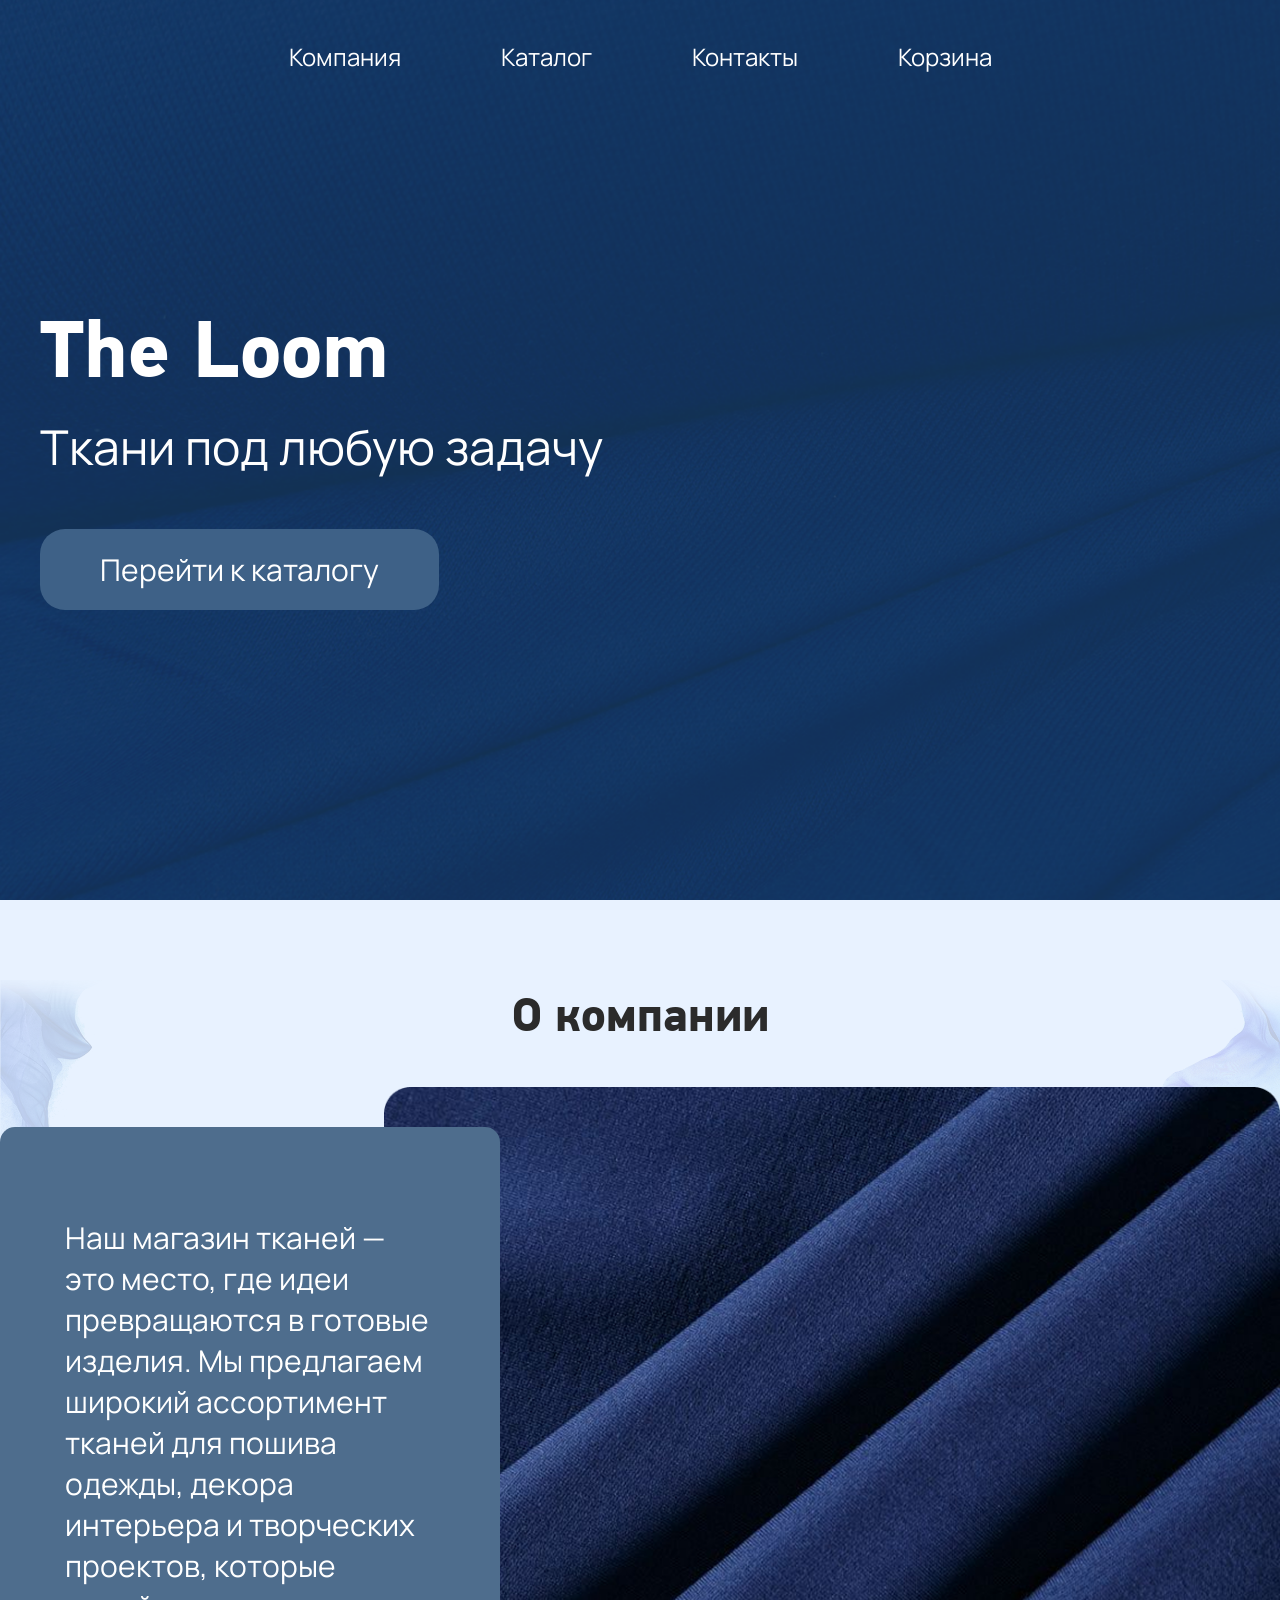
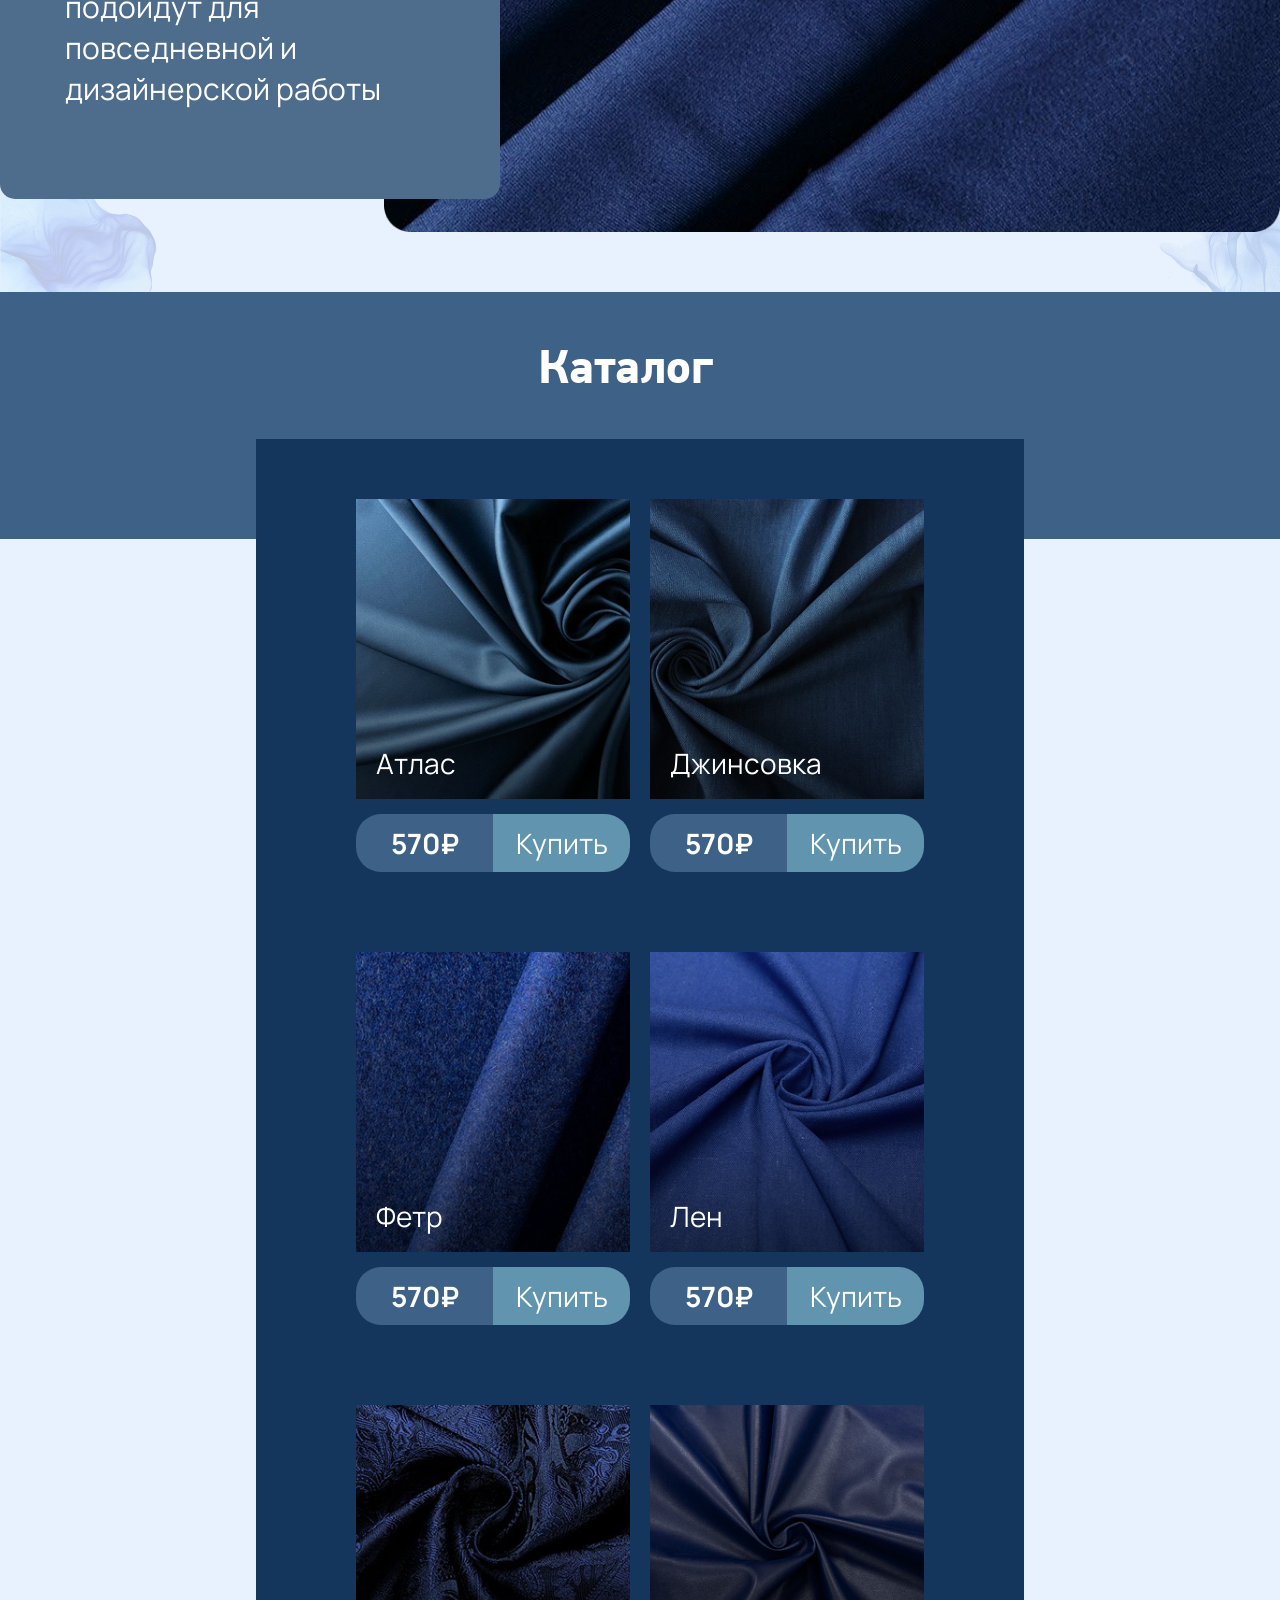
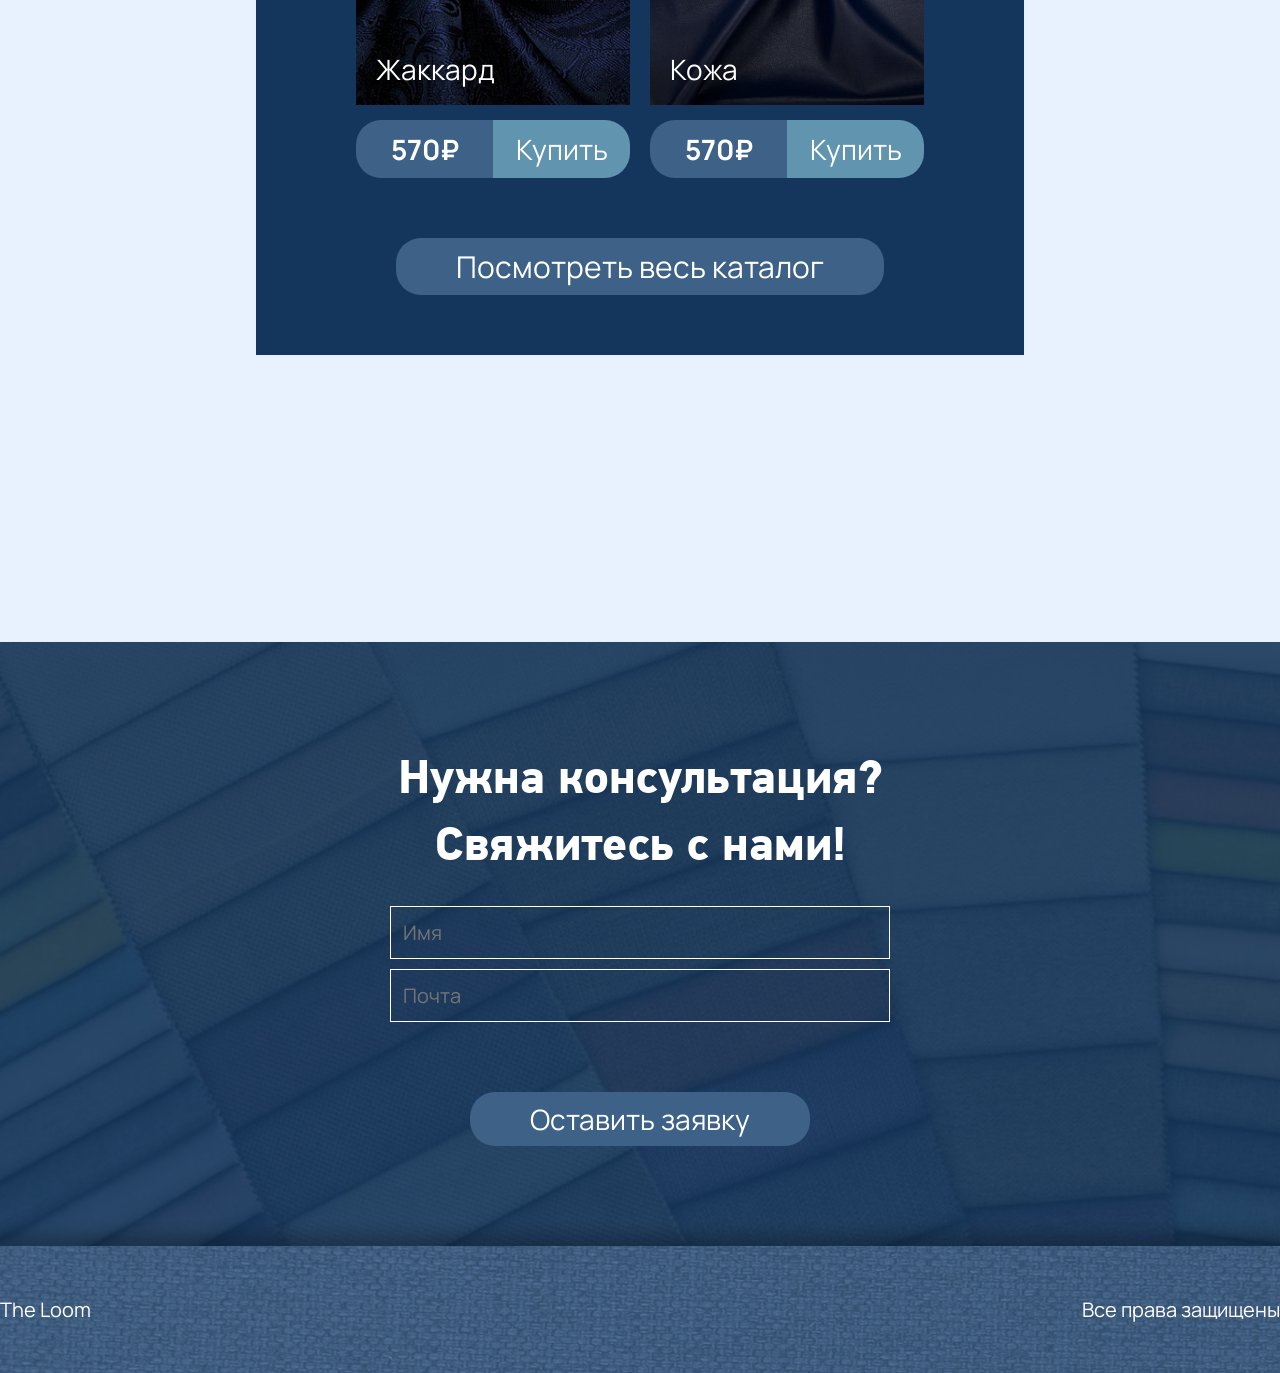
<file: index.html>
<!DOCTYPE html>
<html lang="en">
<head>
    <meta charset="UTF-8">
    <meta name="viewport" content="width=device-width, initial-scale=1.0">
    <title> Главная - The Loom </title>
    <link rel="stylesheet" href="styles/index.css">
</head>
<body>

    <header>
        <nav>
            <a href="#about">Компания</a>
            <a href="catalog.html">Каталог</a>
            <a href="contacts.html">Контакты</a>
            <a href="cart.html">Корзина</a>
        </nav>

        <div class="hero">
            <div class="container">
                <h1>The Loom</h1>
                <p>Ткани под любую задачу</p>
                <a href="#" class="btn">Перейти к каталогу</a>
            </div>
            
        </div>
    </header>

    <section class="about" id="about">
        <img src="images/sketch.png" class="bg-sketch1">
        <img src="images/sketch.png" class="bg-sketch2">

        <div class="container">
            <h2>О компании</h2>
            <div class="about-content">
                <div class="about-box">
                    Наш магазин тканей — это место, где идеи превращаются в готовые изделия. Мы предлагаем широкий ассортимент тканей для пошива одежды, декора интерьера и творческих проектов, которые подойдут для повседневной и дизайнерской работы
                </div>
                <img src="images/about-photo.png" alt="fabric" class="about-img">
            </div>
        </div>
        
    </section>

    <section class="catalog">
        <h2>Каталог</h2>

        <div class="catalog-block">
            <div class="catalog-grid">
                <div class="card">
                    <img src="images/atlas.png">
                    <h3>Атлас</h3>
                    <div class="card-bottom">
                        <div class="price">570₽</div>
                        <div class="buy">Купить</div>
                    </div>
                </div>

                <div class="card">
                    <img src="images/jeans.png">
                    <h3>Джинсовка</h3>
                    <div class="card-bottom">
                        <div class="price">570₽</div>
                        <div class="buy">Купить</div>
                    </div>
                </div>

                <div class="card">
                    <img src="images/fetr.png">
                    <h3>Фетр</h3>
                    <div class="card-bottom">
                        <div class="price">570₽</div>
                        <div class="buy">Купить</div>
                    </div>
                </div>

                <div class="card">
                    <img src="images/len.png">
                    <h3>Лен</h3>
                    <div class="card-bottom">
                        <div class="price">570₽</div>
                        <div class="buy">Купить</div>
                    </div>
                </div>

                <div class="card">
                    <img src="images/jackard.png">
                    <h3>Жаккард</h3>
                    <div class="card-bottom">
                        <div class="price">570₽</div>
                        <div class="buy">Купить</div>
                    </div>
                </div>

                <div class="card">
                    <img src="images/lether.png">
                    <h3>Кожа</h3>
                    <div class="card-bottom">
                        <div class="price">570₽</div>
                        <div class="buy">Купить</div>
                    </div>
                </div>

            </div>
            
            <div class="more">
                <a href="catalog.html" class="catalog-btn">Посмотреть весь каталог</a>
            </div>  

        </div>
    </section>

    
    <section class="contact">
        <div class="container">
            <h2>Нужна консультация?<br>Свяжитесь с нами!</h2>

            <input type="text" placeholder="Имя">
            <input type="email" placeholder="Почта">

            <a href="#" class="contact-btn">Оставить заявку</a>  
        </div>
        
    </section>

    <footer>
        <div class="container">
            <div>The Loom</div>
            <div>Все права защищены</div>
        </div>
    </footer>
    
</body>
</html>
</file>
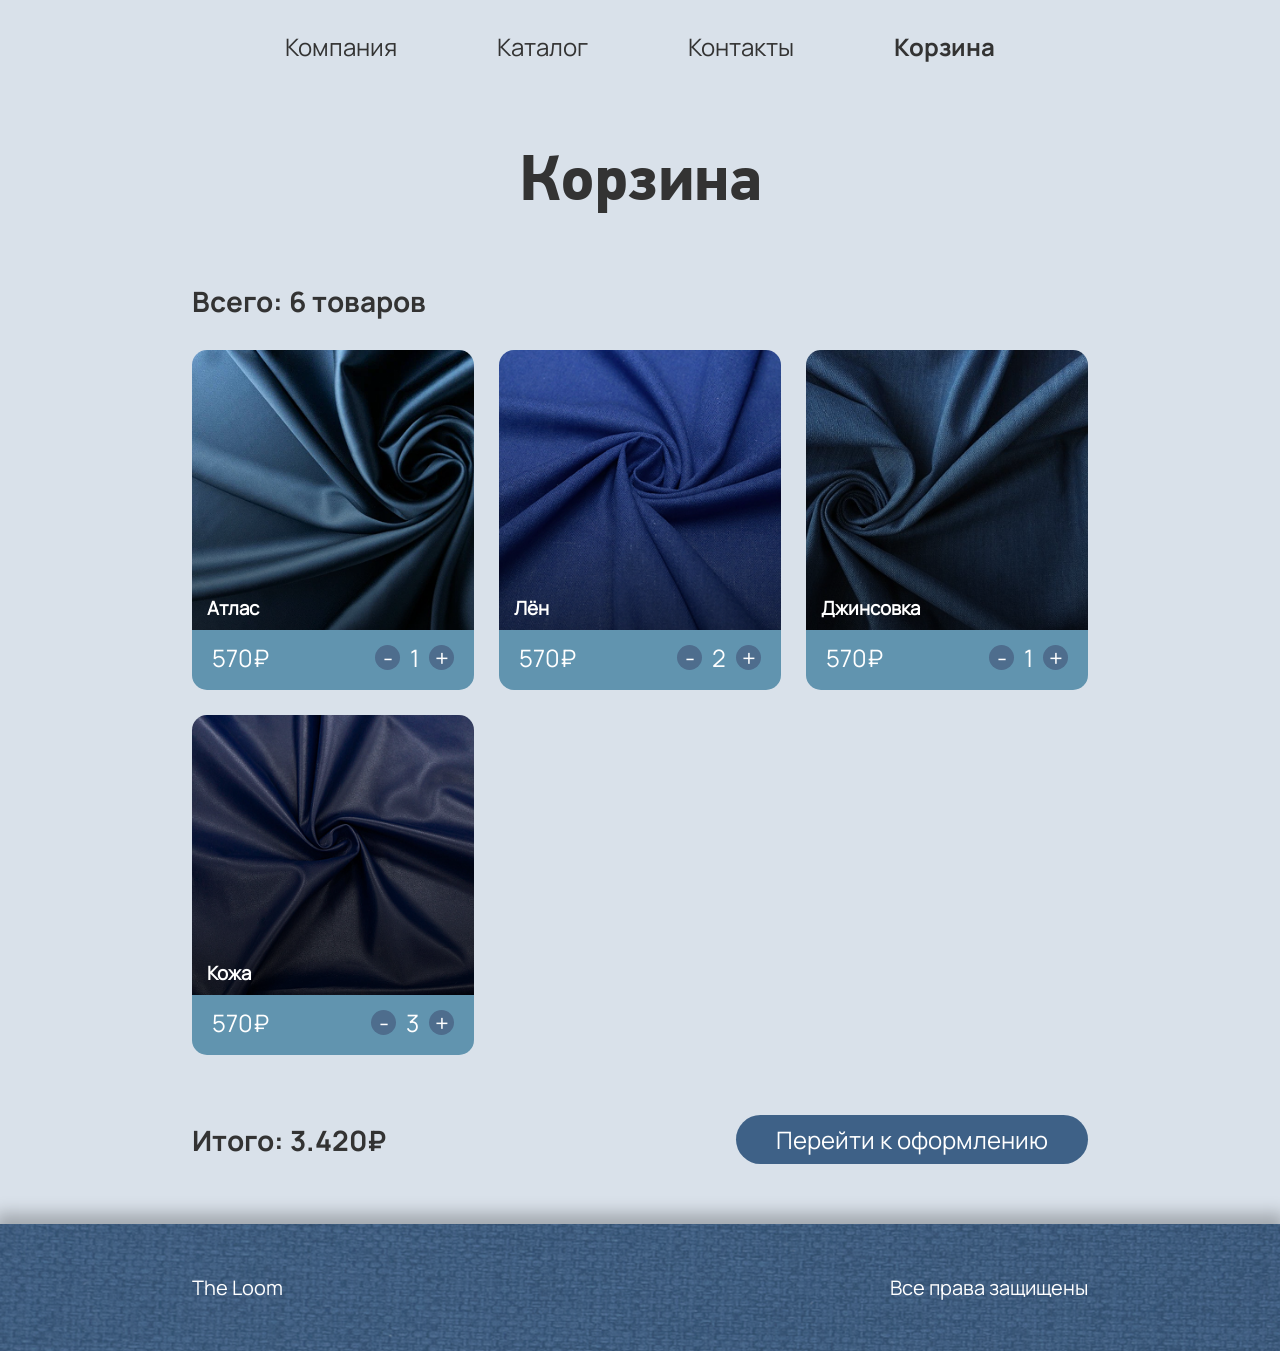
<file: cart.html>
<!DOCTYPE html>
<html lang="ru">
<head>
<meta charset="UTF-8">
<meta name="viewport" content="width=device-width, initial-scale=1.0">
<title>Корзина | The Loom</title>
<link rel="stylesheet" href="styles/cart.css">
</head>

<body>

<header>
    <nav>
        <a href="index.html">Компания</a>
        <a href="catalog.html">Каталог</a>
        <a href="contacts.html">Контакты</a>
        <a href="#" class="active">Корзина</a>
    </nav>
</header>

<div class="title">Корзина</div>

<div class="container">

    <div class="total-items">Всего: 6 товаров</div>

    <div class="grid">

        <div class="card">
            <img src="images/atlas.png">
            <h3>Атлас</h3>
            <div class="bottom">
                <div>570₽</div>
                <div class="controls">
                    <div class="btn">-</div>
                    <div>1</div>
                    <div class="btn">+</div>
                </div>
            </div>
        </div>

        <div class="card">
            <img src="images/len.png">
            <h3>Лён</h3>
            <div class="bottom">
                <div>570₽</div>
                <div class="controls">
                    <div class="btn">-</div>
                    <div>2</div>
                    <div class="btn">+</div>
                </div>
            </div>
        </div>

        <div class="card">
            <img src="images/jeans.png">
            <h3>Джинсовка</h3>
            <div class="bottom">
                <div>570₽</div>
                <div class="controls">
                    <div class="btn">-</div>
                    <div>1</div>
                    <div class="btn">+</div>
                </div>
            </div>
        </div>

        <div class="card">
            <img src="images/lether.png">
            <h3>Кожа</h3>
            <div class="bottom">
                <div>570₽</div>
                <div class="controls">
                    <div class="btn">-</div>
                    <div>3</div>
                    <div class="btn">+</div>
                </div>
            </div>
        </div>

    </div>

    <div class="summary">
        <div class="sum">Итого: 3.420₽</div>
        <a href="#" class="checkout">Перейти к оформлению</a>
    </div>

</div>

<footer>
        <div class="container">
            <div>The Loom</div>
            <div>Все права защищены</div>
        </div>
    </footer>

</body>
</html>
</file>
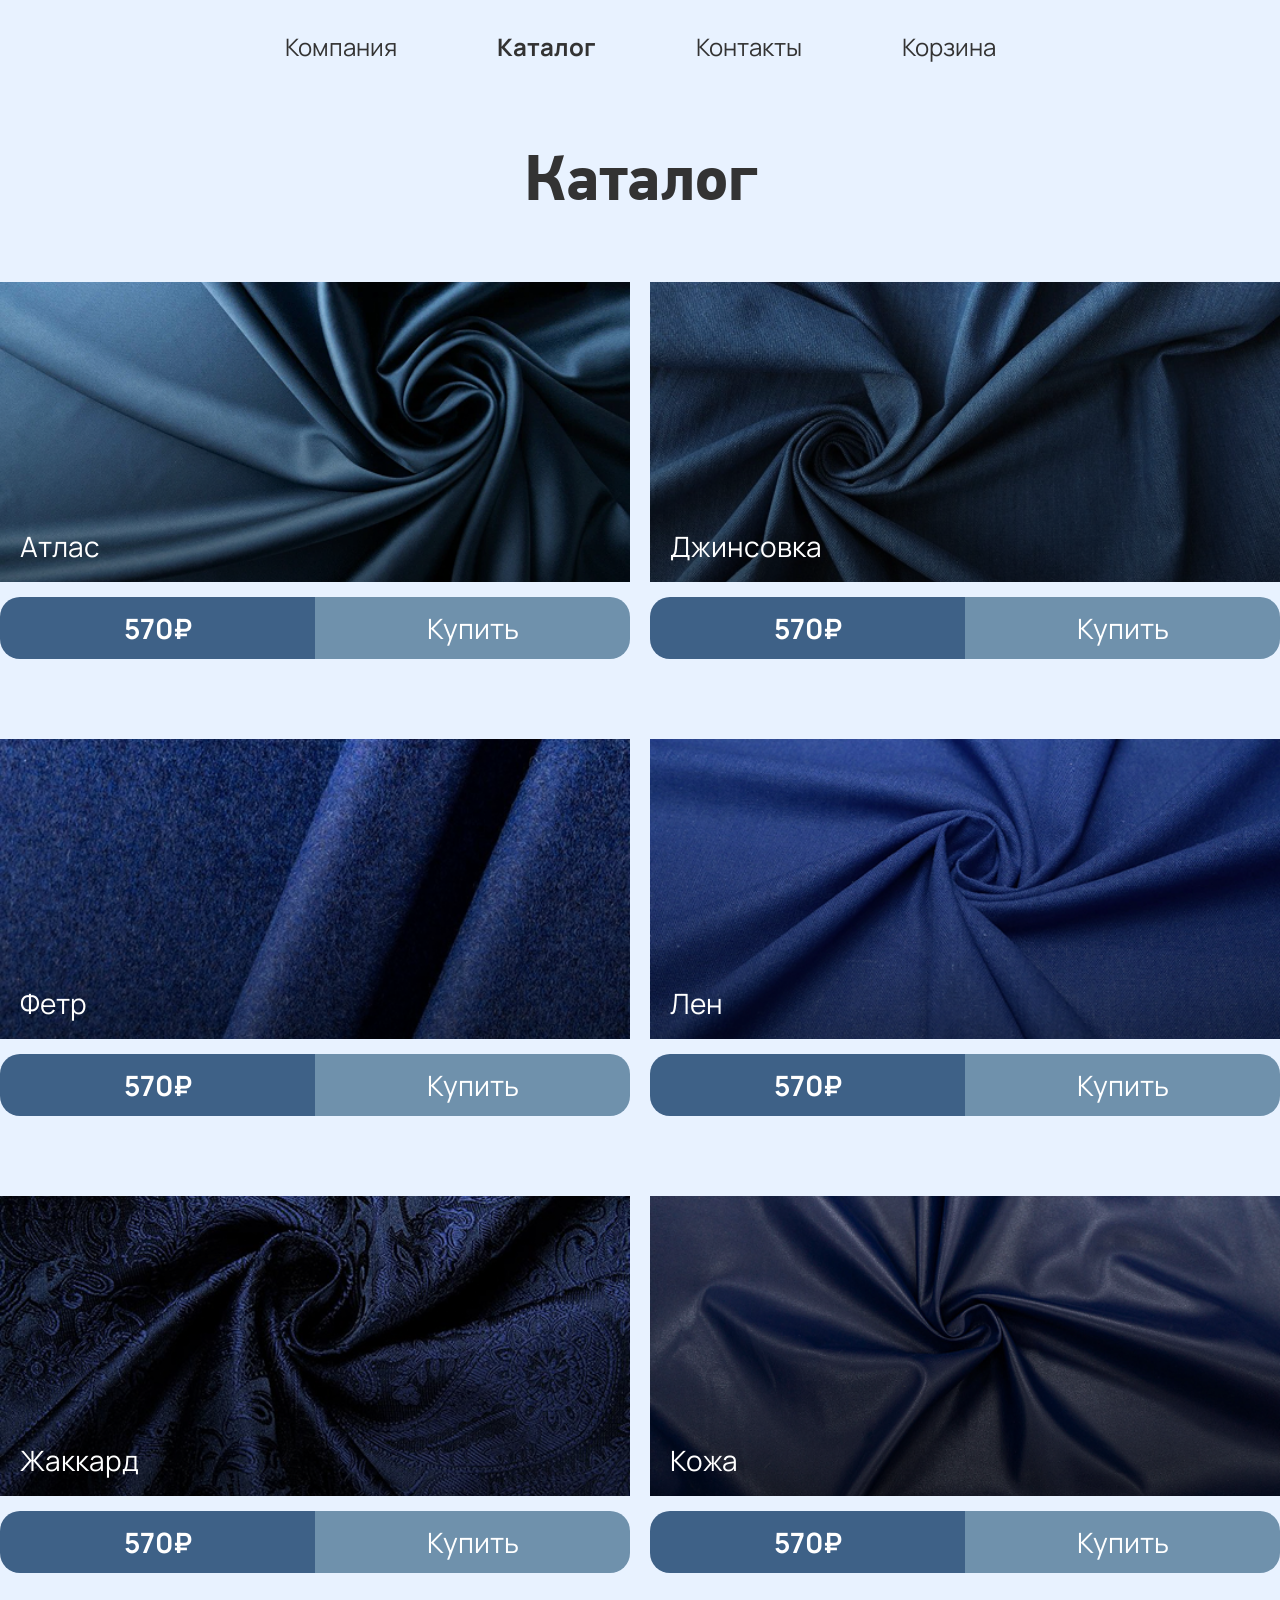
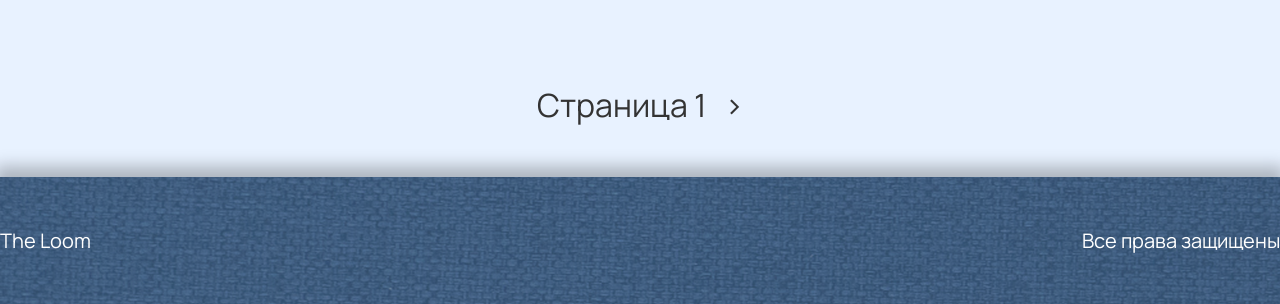
<file: catalog.html>
<!DOCTYPE html>
<html lang="ru">
<head>
<meta charset="UTF-8">
<meta name="viewport" content="width=device-width, initial-scale=1.0">
<title>Каталог | The Loom</title>
<link rel="stylesheet" href="styles/catalog.css">
</head>

<body>

    <header>
        <nav>
            <a href="index.html">Компания</a>
            <a href="#" class="active">Каталог</a>
            <a href="contacts.html">Контакты</a>
            <a href="cart.html">Корзина</a>
        </nav>
    </header>

    <div class="title">Каталог</div>

    <div class="catalog-block container">
        <div class="catalog-grid">
            <div class="card">
                <img src="images/atlas.png">
                <h3>Атлас</h3>
                <div class="card-bottom">
                    <div class="price">570₽</div>
                    <div class="buy">Купить</div>
                </div>
            </div>

            <div class="card">
                <img src="images/jeans.png">
                <h3>Джинсовка</h3>
                <div class="card-bottom">
                    <div class="price">570₽</div>
                    <div class="buy">Купить</div>
                </div>
            </div>

            <div class="card">
                <img src="images/fetr.png">
                <h3>Фетр</h3>
                <div class="card-bottom">
                    <div class="price">570₽</div>
                    <div class="buy">Купить</div>
                </div>
            </div>

            <div class="card">
                <img src="images/len.png">
                <h3>Лен</h3>
                <div class="card-bottom">
                    <div class="price">570₽</div>
                    <div class="buy">Купить</div>
                </div>
            </div>

            <div class="card">
                <img src="images/jackard.png">
                <h3>Жаккард</h3>
                <div class="card-bottom">
                    <div class="price">570₽</div>
                    <div class="buy">Купить</div>
                </div>
            </div>

            <div class="card">
                <img src="images/lether.png">
                <h3>Кожа</h3>
                <div class="card-bottom">
                    <div class="price">570₽</div>
                    <div class="buy">Купить</div>
                </div>
            </div>

        </div>
    </div>

    <div class="pagination">
        Страница 1 &nbsp; >
    </div>

    <footer>
        <div class="container">
            <div>The Loom</div>
            <div>Все права защищены</div>
        </div>
    </footer>

</body>
</html>
</file>
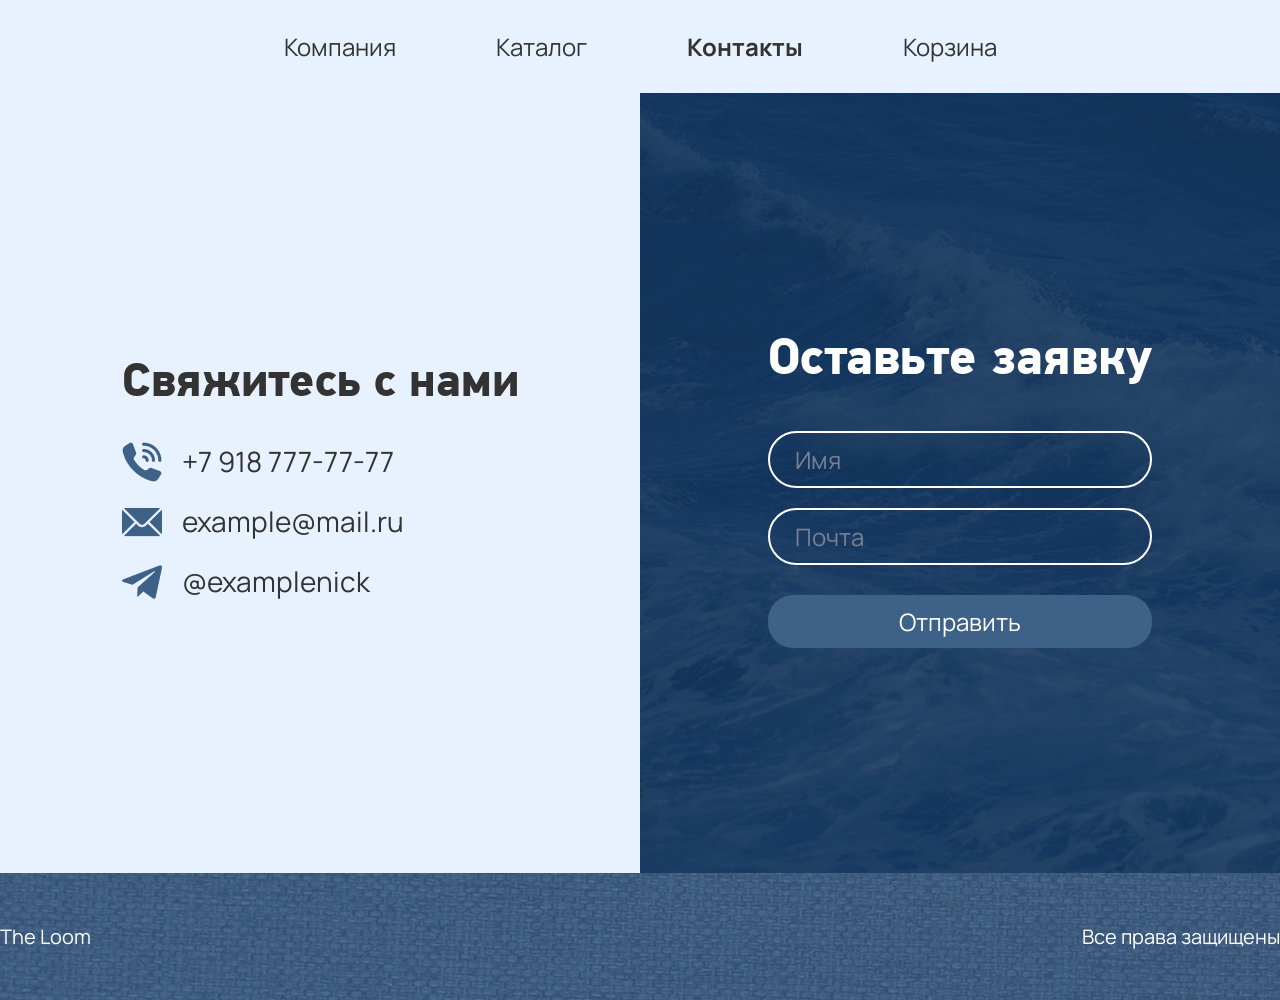
<file: contacts.html>
<!DOCTYPE html>
<html lang="ru">
<head>
<meta charset="UTF-8">
<meta name="viewport" content="width=device-width, initial-scale=1.0">
<title>Контакты | The Loom</title>
<link rel="stylesheet" href="styles/contacts.css">

</head>

<body>

<header>
    <nav>
        <a href="index.html">Компания</a>
        <a href="catalog.html">Каталог</a>
        <a href="#" class="active">Контакты</a>
        <a href="cart.html">Корзина</a>
    </nav>
</header>

<div class="wrapper">

    <div class="left">
        <div class="contacts">
            <h2>Свяжитесь с нами</h2>
            <p><img src="images/telephone.png" alt=""> +7 918 777-77-77</p>
            <p><img src="images/email.png" alt=""> example@mail.ru</p>
            <p><img src="images/telegram.png" alt=""> @examplenick</p>
        </div>
    </div>

    <div class="right">
        <div class="form-box">
            <h2>Оставьте заявку</h2>
            <input type="text" placeholder="Имя">
            <input type="email" placeholder="Почта">
            <button>Отправить</button>
        </div>
    </div>

</div>

<footer>
        <div class="container">
            <div>The Loom</div>
            <div>Все права защищены</div>
        </div>
    </footer>

</body>
</html>
</file>
<file: styles/index.css>
@font-face {
    font-family: Manrope-regular;
    src: url(fonts/Manrope-Regular.ttf);
}

@font-face {
    font-family: Manrope-bold;
    src: url(fonts/Manrope-Bold.ttf);
}

@font-face {
    font-family: PFDinTextPro-bold;
    src: url(fonts/PFDinTextPro-Bold.ttf);
}

* {
    margin: 0;
    padding: 0;
    box-sizing: border-box;
    font-family: Manrope-regular;
}

body {
    background: #E8F2FF;
    color: #fff;
}

header {
    height: 100vh;
    background: url(../images/main-background.png);
    background-repeat: no-repeat;
    background-size: cover;
    padding: 40px;
    position: relative;
}

.container{
    max-width: 1280px;
    margin: 0 auto;
}

nav {
    display: flex;
    justify-content: center;
    gap: 100px;
    font-size: 24px;
}

nav a {
    color: #fff;
    text-decoration: none;
}

nav a:hover{
    text-decoration: underline;
}

.hero {
    margin-top: 220px;
}

.hero h1 {
    font-size: 80px;
    font-family: PFDinTextPro-bold;
}

.hero p {
    margin-top: 10px;
    font-size: 48px;
}

.btn {
    margin-top: 50px;
    padding: 20px 60px;
    background: #3E6187;
    border-radius: 25px;
    display: inline-block;
    color: white;
    text-decoration: none;
    font-size: 30px;
    transition: 0.3s;
}

.btn:hover{
    background-color: #2d4f73;
}

.about {
    margin-top: 80px;
    text-align: center;
    color: #2b2b2b;
}

.about h2 {
    margin-bottom: 40px;
    font-family: PFDinTextPro-bold;
    font-size: 48px;
}

.about-content {
    margin: auto;
    position: relative;
    display: flex;
    justify-content: end;
}

.about-box {
    background: #4e6d8d;
    color: white;
    padding: 90px 65px;
    border-radius: 15px;
    width: 500px;
    position: absolute;
    left: 0;
    top: 40px;
    text-align: left;
    font-size: 30px;
}

.about-img {
    width: 70%;
    border-radius: 20px;
}

.catalog {
    background: #E8F2FF;
    margin-top: 60px;
    text-align: center;
    height: 1950px;
}

.catalog h2 {
    background: #3E6187;
    padding: 40px 50px 140px 20px;
    font-size: 48px;
    font-family: PFDinTextPro-bold;
}

.catalog-block{
    width: 60%;
    padding: 60px 100px;
    background: #14365C;
    position: absolute;
    left: 20%;
    margin-top: -100px;
}

.catalog-grid {
    margin: auto;
    display: grid;
    grid-template-columns: repeat(2, 1fr);
    gap: 20px;
   
}

.card {
    overflow: hidden;
}

.card img {
    width: 100%;
    height: 300px;
    object-fit: cover;
}

.card h3 {
    padding: 10px;
    text-align: left;
    position: absolute;
    margin-top: -70px;
    font-size: 28px;
    margin-left: 10px;
    font-weight: 100;
}

.card-bottom {
    display: flex;
    margin-top: 10px;
    margin-bottom: 60px;
}

.price {
    flex: 1;
    background: #3E6187;
    padding: 10px;
    font-family: Manrope-bold;
    border-radius: 25px 0 0 25px;
    font-size: 28px;
}

.buy {
    flex: 1;
    background: #6194AF;
    padding: 10px;
    border-radius: 0 25px 25px 0;
    font-size: 28px;
    cursor: pointer;
    transition: 0.3s;
}

.buy:hover{
    background: #2d4f73;
}

.catalog-btn{
    padding: 8px 60px;
    background: #3E6187;
    border-radius: 25px;
    display: inline-block;
    color: white;
    text-decoration: none;
    font-size: 30px;
    transition: 0.3s;
}

.catalog-btn:hover{
    background: #2d4f73;
}

.contact {
    padding: 100px 0;
    text-align: center;
    background: url(../images/form-background.png);
}

.contact h2 {
    margin-bottom: 30px;
    font-family: PFDinTextPro-bold;
    font-size: 48px;
}

.contact input {
    display: block;
    margin: 10px auto;
    padding: 12px;
    width: 500px;
    background: transparent;
    border: 1px solid #fff;
    color: #fff;
    font-size: 20px;
}

.contact-btn{
    margin-top: 60px;
    padding: 8px 60px;
    background: #3E6187;
    border-radius: 25px;
    display: inline-block;
    color: white;
    text-decoration: none;
    font-size: 28px;
    transition: 0.3s;
}

.contact-btn:hover{
    background: #2d4f73;
}

footer {
    background: url(../images/footer-background.png);
    padding: 50px 0;
    font-size: 20px;
    box-shadow: 0px -6px 15px 5px rgba(0, 0, 0, 0.25);
}

footer div{
    display: flex;
    justify-content: space-between;
}

.bg-sketch1{
    position: absolute;
    width: 18%;
    right: 0;
    z-index: -10;
}

.bg-sketch2{
    position: absolute;
    width: 18%;
    left: 0;
    z-index: -10;
    transform: rotate(180deg);
}
</file>
<file: styles/cart.css>
@font-face {
    font-family: Manrope-regular;
    src: url(fonts/Manrope-Regular.ttf);
}

@font-face {
    font-family: Manrope-bold;
    src: url(fonts/Manrope-Bold.ttf);
}

@font-face {
    font-family: PFDinTextPro-bold;
    src: url(fonts/PFDinTextPro-Bold.ttf);
}

* {
    margin: 0;
    padding: 0;
    box-sizing: border-box;
    font-family: Manrope-regular;
}

body {
    background: #d9e1ea;
}

.container{
    max-width: 1280px;
    margin: 0 auto;
}

header {
    padding: 30px;
    text-align: center;
}

nav {
    display: flex;
    justify-content: center;
    gap: 100px;
    font-size: 24px;
}

nav a {
    color: #333;
    text-decoration: none;
}

nav a:hover{
    text-decoration: underline;
}

.active{
    font-family: Manrope-bold;
}


.title {
    text-align: center;
    margin: 40px 0;
    font-size: 64px;
    font-weight: bold;
    font-family: PFDinTextPro-bold;
    color: #333;
    margin-bottom: 60px;
}

.container {
    width: 70%;
    margin: auto;
}

.total-items {
    font-size: 28px;
    margin-bottom: 30px;
    color: #333;
    font-family: Manrope-bold;
}

.grid {
    display: grid;
    grid-template-columns: repeat(3, 1fr);
    gap: 25px;
}

.card {
    border-radius: 15px;
    overflow: hidden;
    color: white;
}

.card img {
    width: 100%;
    height: 280px;
    object-fit: cover;
}

.card h3 {
    position: absolute;
    margin-top: -40px;
    margin-left: 15px;
}

.bottom {
    display: flex;
    align-items: center;
    background: #6194AF;
    padding: 16px 20px;
    justify-content: space-between;
    margin-top: -10px;
    font-size: 24px;
    font-family: Manrope-bold;
}

.controls {
    display: flex;
    align-items: center;
    gap: 10px;
}

.btn {
    width: 25px;
    height: 25px;
    border-radius: 50%;
    background: #4e6d8d;
    display: flex;
    align-items: center;
    justify-content: center;
    cursor: pointer;
}

.summary {
    display: flex;
    justify-content: space-between;
    align-items: center;
    margin: 60px 0;
}

.sum {
    font-size: 28px;
    color: #333;
    font-family: Manrope-bold;
}

.checkout {
    background: #3E6187;
    color: white;
    padding: 8px 40px;
    border-radius: 25px;
    text-decoration: none;
    font-size: 24px;
}

footer {
    background: url(../images/footer-background.png);
    padding: 50px 0;
    font-size: 20px;
    box-shadow: 0px -6px 15px 5px rgba(0, 0, 0, 0.25);
    color: #fff;
}

footer div{
    display: flex;
    justify-content: space-between;
}
</file>
<file: styles/catalog.css>
@font-face {
    font-family: Manrope-regular;
    src: url(fonts/Manrope-Regular.ttf);
}

@font-face {
    font-family: Manrope-bold;
    src: url(fonts/Manrope-Bold.ttf);
}

@font-face {
    font-family: PFDinTextPro-bold;
    src: url(fonts/PFDinTextPro-Bold.ttf);
}

* {
    margin: 0;
    padding: 0;
    box-sizing: border-box;
    font-family: Manrope-regular;
}

body {
    background: #E8F2FF;
}

.container{
    max-width: 1280px;
    margin: 0 auto;
}

header {
    padding: 30px;
    text-align: center;
}

nav {
    display: flex;
    justify-content: center;
    gap: 100px;
    font-size: 24px;
}

nav a {
    color: #333;
    text-decoration: none;
}

nav a:hover{
    text-decoration: underline;
}

.active{
    font-family: Manrope-bold;
}

.title {
    text-align: center;
    margin: 40px 0;
    font-size: 64px;
    font-weight: bold;
    font-family: PFDinTextPro-bold;
    color: #333;
    margin-bottom: 60px;
}

.catalog {
    background: #E8F2FF;
    margin-top: 60px;
    text-align: center;
    height: 1950px;
}

.catalog h2 {
    background: #3E6187;
    padding: 40px 50px 140px 20px;
    font-size: 48px;
    font-family: PFDinTextPro-bold;
}

.catalog-block{
    width: 100%;
}

.catalog-grid {
    margin: auto;
    display: grid;
    grid-template-columns: repeat(2, 1fr);
    gap: 20px;
}

.card {
    overflow: hidden;
}

.card img {
    width: 100%;
    height: 300px;
    object-fit: cover;
}

.card h3 {
    padding: 10px;
    text-align: left;
    position: absolute;
    margin-top: -70px;
    font-size: 28px;
    margin-left: 10px;
    font-weight: 100;
    color: #fff;
}

.card-bottom {
    display: flex;
    margin-top: 10px;
    margin-bottom: 60px;
}

.price {
    flex: 1;
    padding: 10px;
    font-family: Manrope-bold;
    border-radius: 25px 0 0 25px;
    font-size: 28px;
}

.buy {
    flex: 1;
    padding: 10px;
    border-radius: 0 25px 25px 0;
    font-size: 28px;
    cursor: pointer;
    transition: 0.3s;
}

.buy:hover{
    background: #2d4f73;
}

.catalog-btn{
    padding: 8px 60px;
    background: #3E6187;
    border-radius: 25px;
    display: inline-block;
    color: white;
    text-decoration: none;
    font-size: 30px;
    transition: 0.3s;
}

.catalog-btn:hover{
    background: #2d4f73;
}

.bar {
    display: flex;
    margin-top: 10px;
}

.price {
    flex: 1;
    background: #3E6187;
    padding: 12px;
    text-align: center;
    border-radius: 20px 0 0 20px;
    color: white;
}

.buy {
    flex: 1;
    background: #6f91ac;
    padding: 12px;
    text-align: center;
    border-radius: 0 20px 20px 0;
    color: white;
}

.pagination {
    text-align: center;
    margin: 50px 0;
    color: #333;
    font-size: 32px;
}

footer {
    background: url(../images/footer-background.png);
    padding: 50px 0;
    font-size: 20px;
    box-shadow: 0px -6px 15px 5px rgba(0, 0, 0, 0.25);
    color: #fff;
}

footer div{
    display: flex;
    justify-content: space-between;
}
</file>
<file: styles/contacts.css>
@font-face {
    font-family: Manrope-regular;
    src: url(fonts/Manrope-Regular.ttf);
}

@font-face {
    font-family: Manrope-bold;
    src: url(fonts/Manrope-Bold.ttf);
}

@font-face {
    font-family: PFDinTextPro-bold;
    src: url(fonts/PFDinTextPro-Bold.ttf);
}

* {
    margin: 0;
    padding: 0;
    box-sizing: border-box;
    font-family: Manrope-regular;
}

body {
    background: #E8F2FF;
}

header {
    padding: 30px;
    text-align: center;
}

nav {
    display: flex;
    justify-content: center;
    gap: 100px;
    font-size: 24px;
}

nav a {
    color: #333;
    text-decoration: none;
}

nav a:hover{
    text-decoration: underline;
}

.active{
    font-family: Manrope-bold;
}

.wrapper {
    display: flex;
    height: calc(100vh - 120px);
}

.left {
    flex: 1;
    background: #E8F2FF;
    display: flex;
    align-items: center;
    justify-content: center;
}

.contacts {
    color: #333;
}

.contacts h2 {
    font-size: 48px;
    margin-bottom: 30px;
    font-family: PFDinTextPro-bold;
}

.contacts p {
    font-size: 28px;
    margin: 20px 0;
    display: flex;
    gap: 20px;
}

.right {
    flex: 1;
    background: url(../images/request-bg.png);
    background-repeat: no-repeat;
    background-size: cover;
    display: flex;
    align-items: center;
    justify-content: center;
}

.form-box {
    width: 60%;
    text-align: center;
    color: white;
}

.form-box h2 {
    font-size: 52px;
    margin-bottom: 30px;
    font-family: PFDinTextPro-bold;
    text-align: right;
}

.form-box input {
    width: 100%;
    padding: 10px 25px;
    margin: 10px 0;
    border-radius: 40px;
    border: 2px solid #fff;
    background: transparent;
    color: white;
    font-size: 24px;
}

.form-box input::placeholder {
    color: #7a8095;
}

.form-box button {
    width: 100%;
    padding: 10px;
    margin-top: 20px;
    border-radius: 25px;
    font-size: 24px;
    border: none;
    background: #3E6187;
    color: white;
    cursor: pointer;
}

.container{
    max-width: 1540px;
    margin: 0 auto;
}

footer {
    background: url(../images/footer-background.png);
    padding: 50px 0;
    font-size: 20px;
    box-shadow: 0px -6px 15px 5px rgba(0, 0, 0, 0.25);
    color: #fff;
}

footer div{
    display: flex;
    justify-content: space-between;
}
</file>
